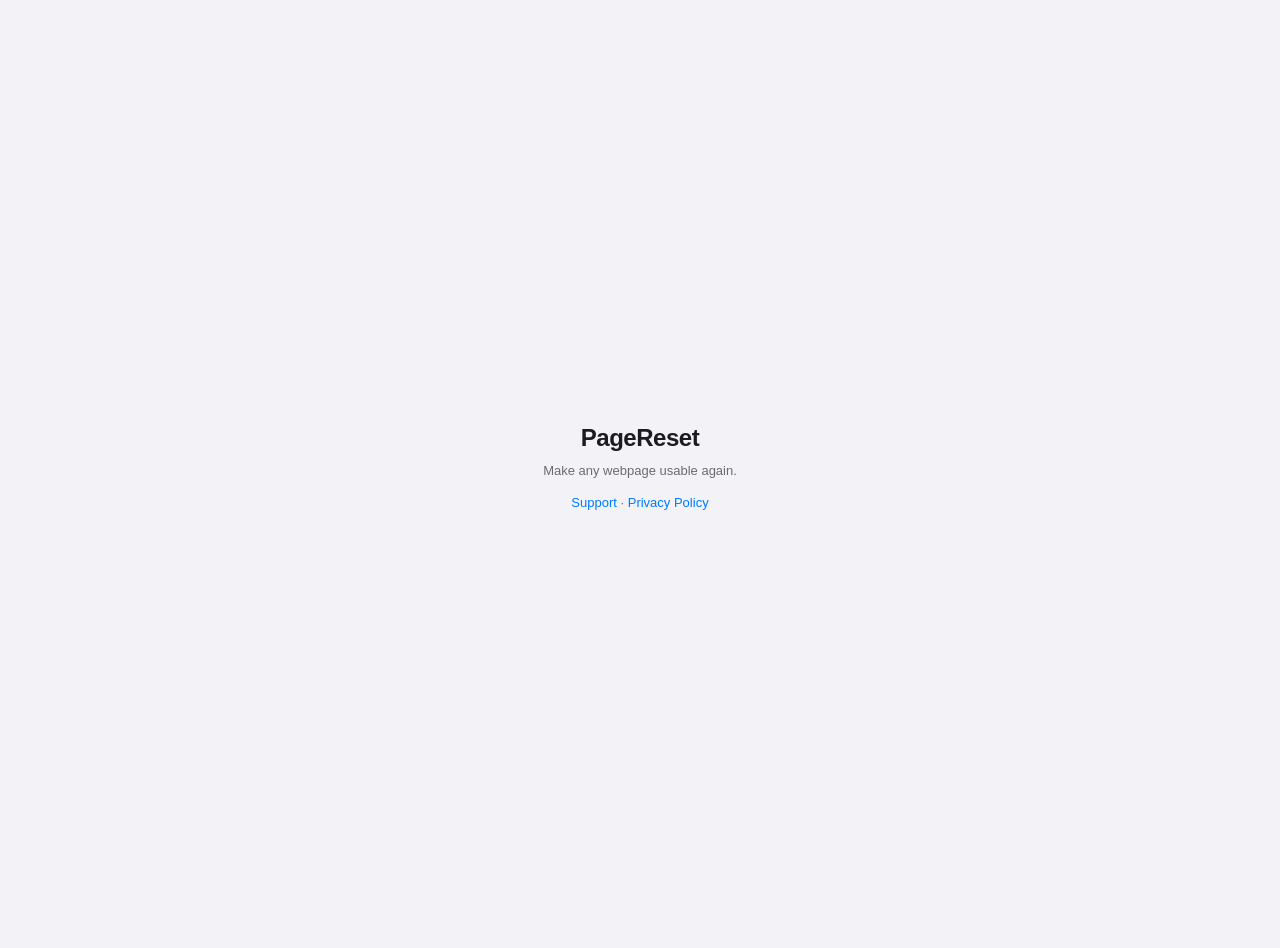
<file: docs/index.html>
<!DOCTYPE html>
<html lang="en">
<head>
  <meta charset="UTF-8" />
  <meta name="viewport" content="width=device-width, initial-scale=1" />
  <title>PageReset</title>
  <style>
    :root {
      color-scheme: light dark;
      --bg: #f2f2f7;
      --fg: #1c1c1e;
      --muted: #6c6c70;
      --accent: #007aff;
    }
    @media (prefers-color-scheme: dark) {
      :root {
        --bg: #1c1c1e;
        --fg: #f5f5f7;
        --muted: #98989d;
        --accent: #0a84ff;
      }
    }
    body {
      margin: 0;
      min-height: 100vh;
      display: grid;
      place-items: center;
      font: 15px/1.45 -apple-system, BlinkMacSystemFont, "SF Pro Text", sans-serif;
      background: var(--bg);
      color: var(--fg);
      text-align: center;
      padding: 24px;
    }
    h1 {
      margin: 0 0 6px;
      font-size: 24px;
      font-weight: 650;
      letter-spacing: -0.02em;
    }
    p { margin: 0 0 14px; color: var(--muted); font-size: 13px; }
    a {
      color: var(--accent);
      font-weight: 500;
      text-decoration: none;
    }
    a:hover { text-decoration: underline; }
  </style>
</head>
<body>
  <div>
    <h1>PageReset</h1>
    <p>Make any webpage usable again.</p>
    <p>
      <a href="support.html">Support</a>
      ·
      <a href="privacy.html">Privacy Policy</a>
    </p>
  </div>
</body>
</html>
</file>
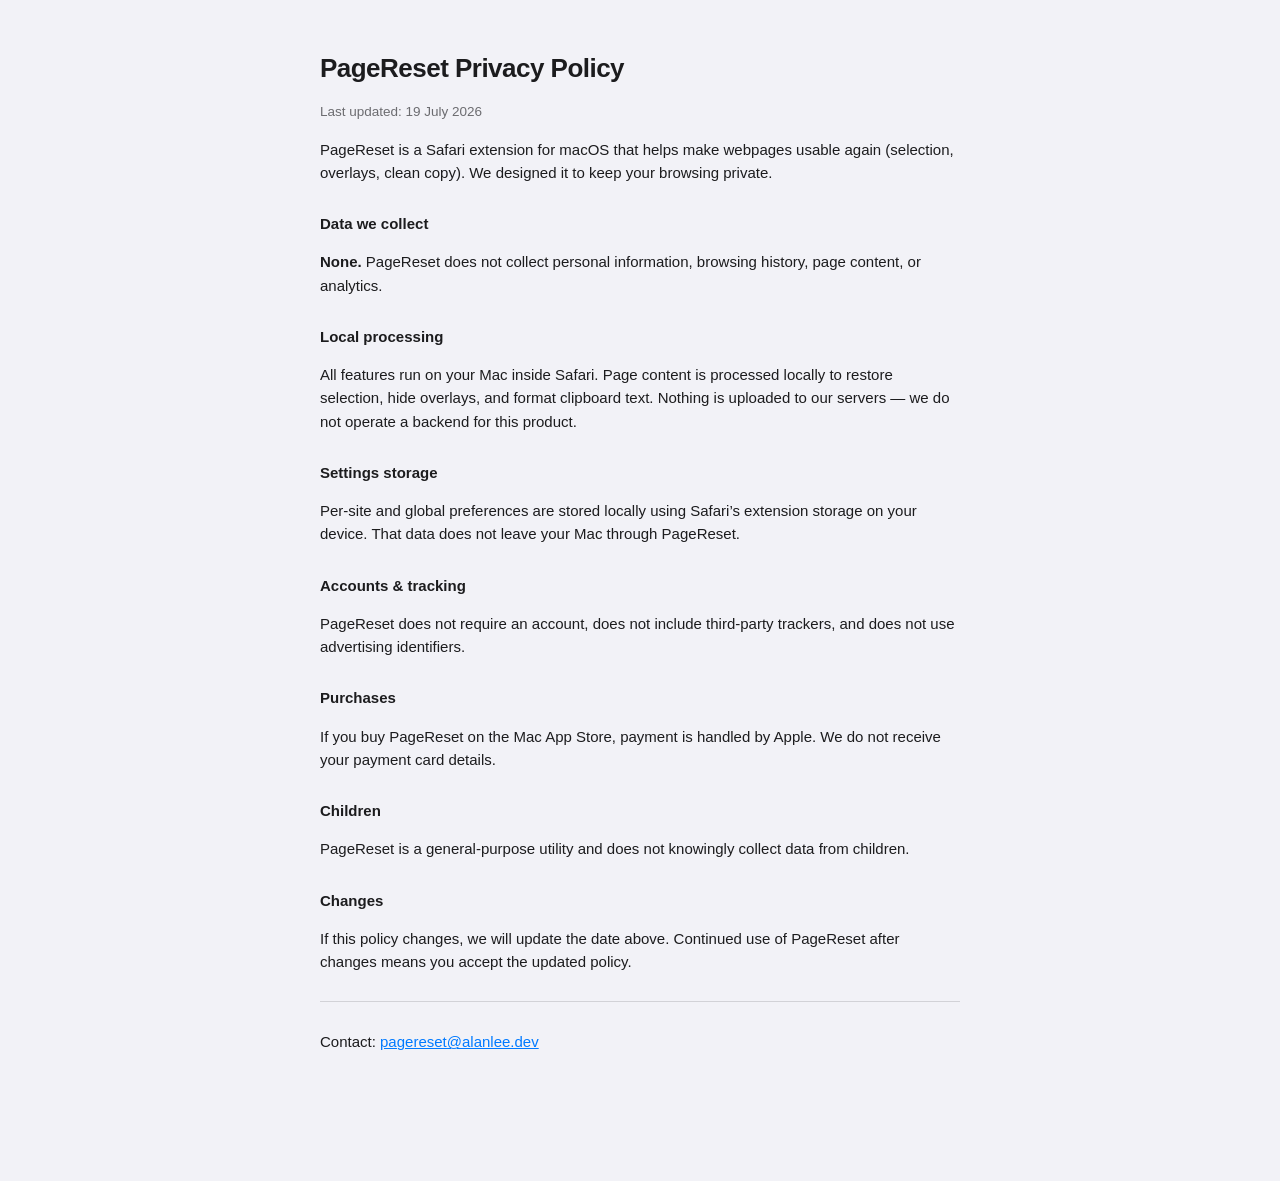
<file: docs/privacy.html>
<!DOCTYPE html>
<html lang="en">
<head>
  <meta charset="UTF-8" />
  <meta name="viewport" content="width=device-width, initial-scale=1" />
  <title>PageReset Privacy Policy</title>
  <style>
    :root {
      color-scheme: light dark;
      --bg: #f2f2f7;
      --fg: #1c1c1e;
      --muted: #6c6c70;
      --accent: #007aff;
      --border: rgba(60, 60, 67, 0.18);
      --surface: #ffffff;
    }
    @media (prefers-color-scheme: dark) {
      :root {
        --bg: #1c1c1e;
        --fg: #f5f5f7;
        --muted: #98989d;
        --accent: #0a84ff;
        --border: rgba(84, 84, 88, 0.65);
        --surface: #2c2c2e;
      }
    }
    body {
      font: 15px/1.55 -apple-system, BlinkMacSystemFont, "SF Pro Text", "Helvetica Neue", sans-serif;
      max-width: 640px;
      margin: 48px auto;
      padding: 0 20px 64px;
      background: var(--bg);
      color: var(--fg);
    }
    h1 {
      margin: 0 0 8px;
      font-size: 26px;
      font-weight: 650;
      letter-spacing: -0.02em;
    }
    h2 {
      margin: 28px 0 8px;
      font-size: 15px;
      font-weight: 600;
    }
    .muted { color: var(--muted); font-size: 0.9em; }
    a { color: var(--accent); }
    a:focus-visible { outline: 2px solid var(--accent); outline-offset: 2px; }
    hr {
      border: none;
      border-top: 1px solid var(--border);
      margin: 28px 0;
    }
  </style>
</head>
<body>
  <h1>PageReset Privacy Policy</h1>
  <p class="muted">Last updated: 19 July 2026</p>

  <p>PageReset is a Safari extension for macOS that helps make webpages usable again (selection, overlays, clean copy). We designed it to keep your browsing private.</p>

  <h2>Data we collect</h2>
  <p><strong>None.</strong> PageReset does not collect personal information, browsing history, page content, or analytics.</p>

  <h2>Local processing</h2>
  <p>All features run on your Mac inside Safari. Page content is processed locally to restore selection, hide overlays, and format clipboard text. Nothing is uploaded to our servers — we do not operate a backend for this product.</p>

  <h2>Settings storage</h2>
  <p>Per-site and global preferences are stored locally using Safari’s extension storage on your device. That data does not leave your Mac through PageReset.</p>

  <h2>Accounts &amp; tracking</h2>
  <p>PageReset does not require an account, does not include third-party trackers, and does not use advertising identifiers.</p>

  <h2>Purchases</h2>
  <p>If you buy PageReset on the Mac App Store, payment is handled by Apple. We do not receive your payment card details.</p>

  <h2>Children</h2>
  <p>PageReset is a general-purpose utility and does not knowingly collect data from children.</p>

  <h2>Changes</h2>
  <p>If this policy changes, we will update the date above. Continued use of PageReset after changes means you accept the updated policy.</p>

  <hr />
  <p>Contact: <a href="mailto:pagereset@alanlee.dev">pagereset@alanlee.dev</a></p>
</body>
</html>
</file>
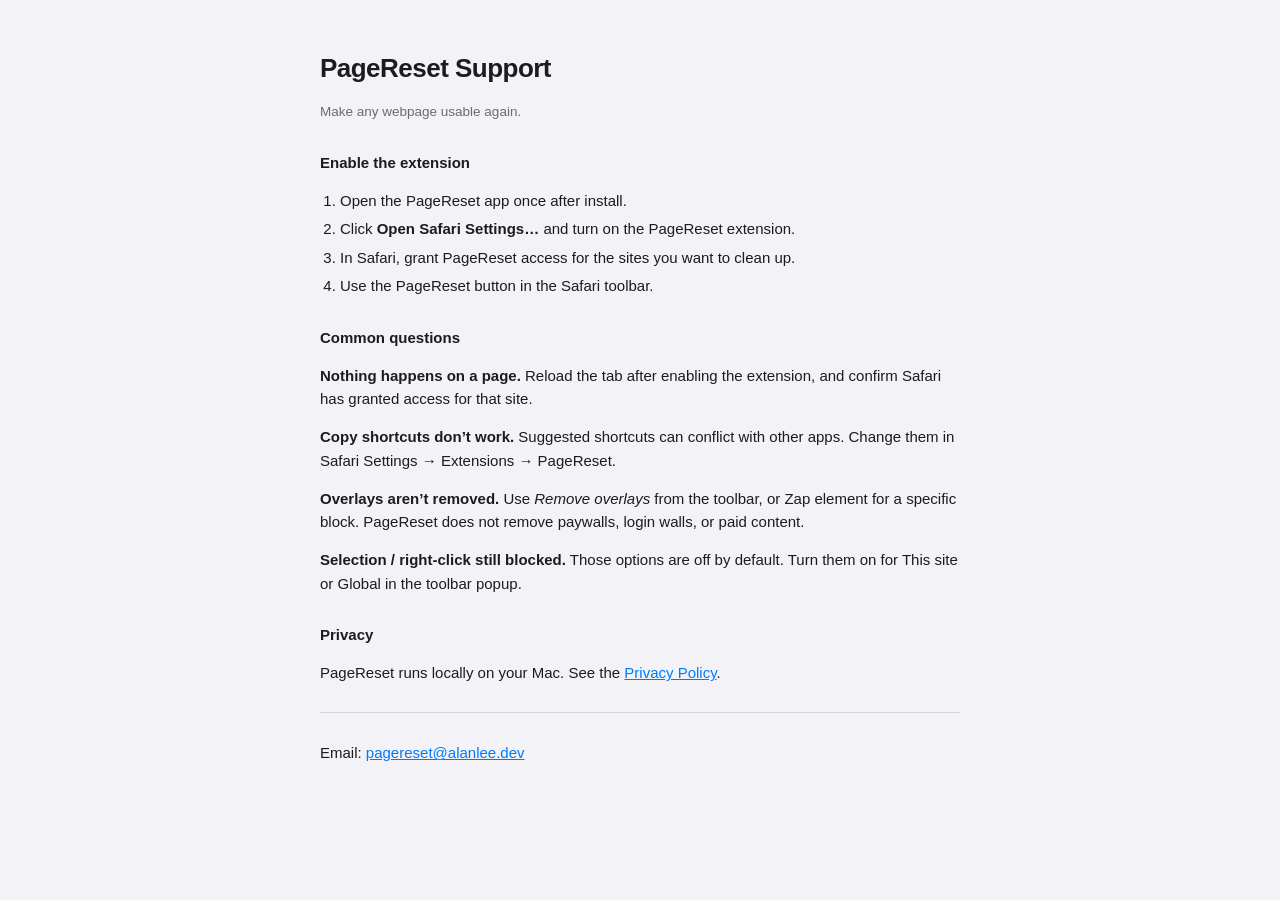
<file: docs/support.html>
<!DOCTYPE html>
<html lang="en">
<head>
  <meta charset="UTF-8" />
  <meta name="viewport" content="width=device-width, initial-scale=1" />
  <title>PageReset Support</title>
  <style>
    :root {
      color-scheme: light dark;
      --bg: #f2f2f7;
      --fg: #1c1c1e;
      --muted: #6c6c70;
      --accent: #007aff;
      --border: rgba(60, 60, 67, 0.18);
      --surface: #ffffff;
    }
    @media (prefers-color-scheme: dark) {
      :root {
        --bg: #1c1c1e;
        --fg: #f5f5f7;
        --muted: #98989d;
        --accent: #0a84ff;
        --border: rgba(84, 84, 88, 0.65);
        --surface: #2c2c2e;
      }
    }
    body {
      font: 15px/1.55 -apple-system, BlinkMacSystemFont, "SF Pro Text", "Helvetica Neue", sans-serif;
      max-width: 640px;
      margin: 48px auto;
      padding: 0 20px 64px;
      background: var(--bg);
      color: var(--fg);
    }
    h1 {
      margin: 0 0 8px;
      font-size: 26px;
      font-weight: 650;
      letter-spacing: -0.02em;
    }
    h2 {
      margin: 28px 0 8px;
      font-size: 15px;
      font-weight: 600;
    }
    .muted { color: var(--muted); font-size: 0.9em; }
    a { color: var(--accent); }
    a:focus-visible { outline: 2px solid var(--accent); outline-offset: 2px; }
    ol, ul { padding-left: 1.25rem; }
    li { margin: 0.35em 0; }
    hr {
      border: none;
      border-top: 1px solid var(--border);
      margin: 28px 0;
    }
  </style>
</head>
<body>
  <h1>PageReset Support</h1>
  <p class="muted">Make any webpage usable again.</p>

  <h2>Enable the extension</h2>
  <ol>
    <li>Open the PageReset app once after install.</li>
    <li>Click <strong>Open Safari Settings…</strong> and turn on the PageReset extension.</li>
    <li>In Safari, grant PageReset access for the sites you want to clean up.</li>
    <li>Use the PageReset button in the Safari toolbar.</li>
  </ol>

  <h2>Common questions</h2>
  <p><strong>Nothing happens on a page.</strong> Reload the tab after enabling the extension, and confirm Safari has granted access for that site.</p>
  <p><strong>Copy shortcuts don’t work.</strong> Suggested shortcuts can conflict with other apps. Change them in Safari Settings → Extensions → PageReset.</p>
  <p><strong>Overlays aren’t removed.</strong> Use <em>Remove overlays</em> from the toolbar, or Zap element for a specific block. PageReset does not remove paywalls, login walls, or paid content.</p>
  <p><strong>Selection / right-click still blocked.</strong> Those options are off by default. Turn them on for This site or Global in the toolbar popup.</p>

  <h2>Privacy</h2>
  <p>PageReset runs locally on your Mac. See the <a href="privacy.html">Privacy Policy</a>.</p>

  <hr />
  <p>Email: <a href="mailto:pagereset@alanlee.dev">pagereset@alanlee.dev</a></p>
</body>
</html>
</file>
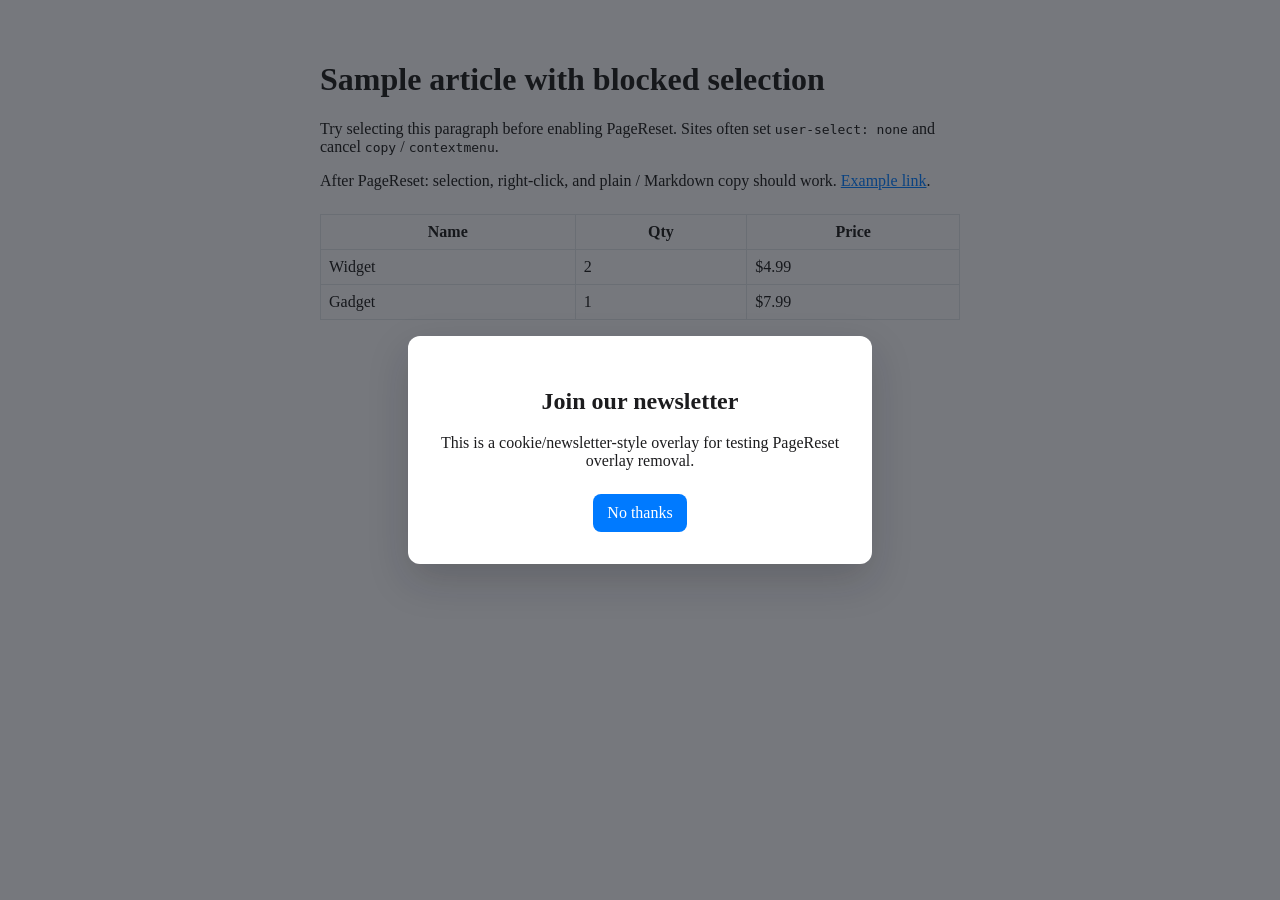
<file: docs/test-hostile-page.html>
<!DOCTYPE html>
<html lang="en">
<head>
  <meta charset="UTF-8" />
  <title>PageReset Hostile Page Test</title>
  <style>
    body {
      font-family: Georgia, "Times New Roman", serif;
      margin: 0;
      padding: 40px;
      background: #f2f2f7;
      color: #1c1c1e;
    }
    .article {
      max-width: 640px;
      margin: 0 auto;
      -webkit-user-select: none;
      user-select: none;
    }
    .banner {
      position: fixed;
      inset: 0;
      background: rgba(18, 20, 26, 0.55);
      display: flex;
      align-items: center;
      justify-content: center;
      z-index: 99999;
    }
    .modal {
      background: #fff;
      padding: 32px;
      border-radius: 12px;
      width: min(400px, 90vw);
      text-align: center;
      box-shadow: 0 16px 40px rgba(18, 20, 26, 0.2);
    }
    .modal button {
      margin-top: 8px;
      border: none;
      border-radius: 8px;
      padding: 10px 14px;
      background: #007aff;
      color: #fff;
      font: inherit;
    }
    table { border-collapse: collapse; width: 100%; margin-top: 24px; }
    td, th { border: 1px solid #d8dce3; padding: 8px; }
    a { color: #007aff; }
  </style>
</head>
<body oncontextmenu="return false;" onselectstart="return false;" oncopy="return false;">
  <div class="banner" id="overlay">
    <div class="modal">
      <h2>Join our newsletter</h2>
      <p>This is a cookie/newsletter-style overlay for testing PageReset overlay removal.</p>
      <button type="button">No thanks</button>
    </div>
  </div>

  <div class="article">
    <h1>Sample article with blocked selection</h1>
    <p>Try selecting this paragraph before enabling PageReset. Sites often set <code>user-select: none</code> and cancel <code>copy</code> / <code>contextmenu</code>.</p>
    <p>After PageReset: selection, right-click, and plain / Markdown copy should work. <a href="https://example.com">Example link</a>.</p>
    <table>
      <thead><tr><th>Name</th><th>Qty</th><th>Price</th></tr></thead>
      <tbody>
        <tr><td>Widget</td><td>2</td><td>$4.99</td></tr>
        <tr><td>Gadget</td><td>1</td><td>$7.99</td></tr>
      </tbody>
    </table>
  </div>

  <script>
    document.body.style.overflow = "hidden";
  </script>
</body>
</html>
</file>
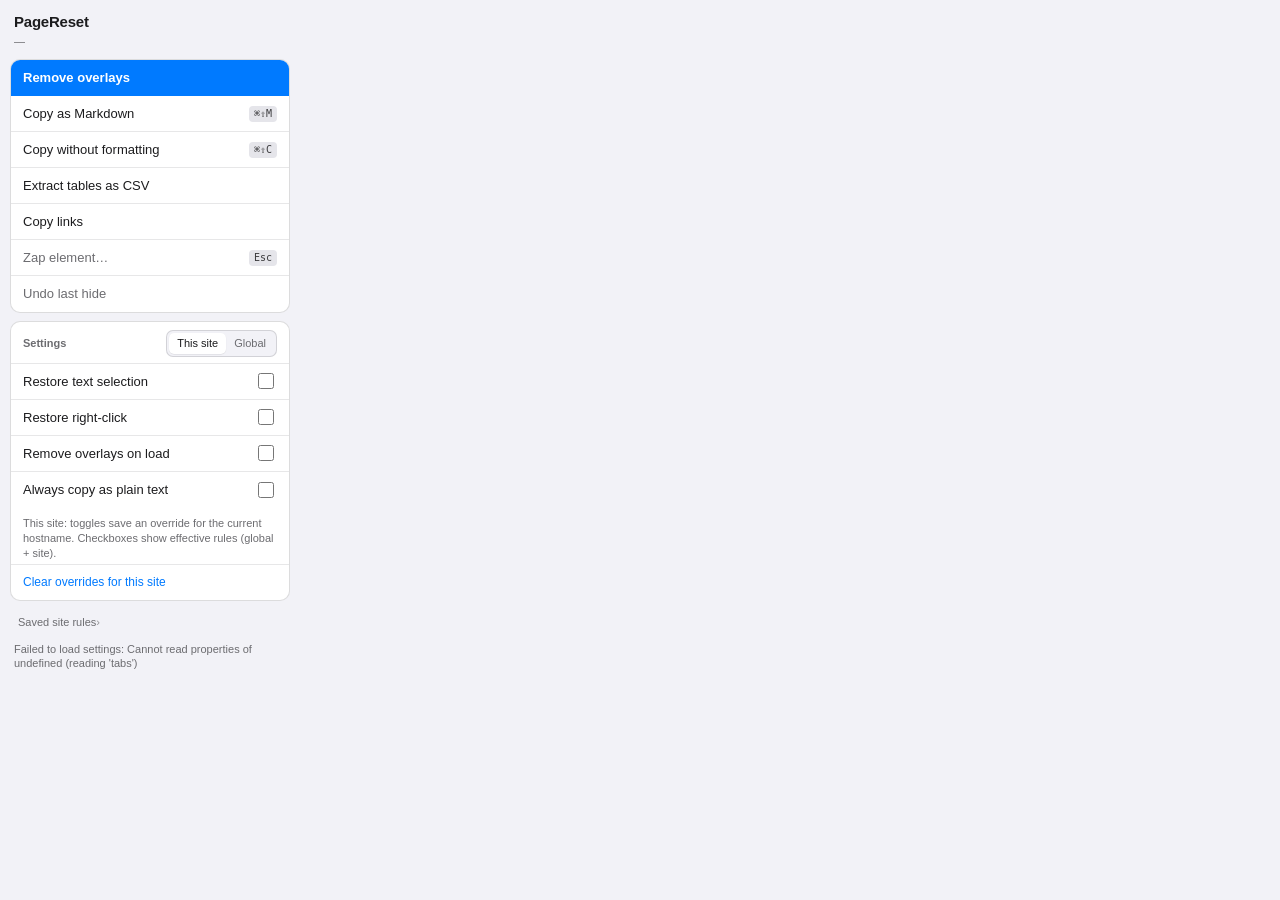
<file: PageReset/PageReset Extension/Resources/popup.html>
<!DOCTYPE html>
<html lang="en">
<head>
  <meta charset="UTF-8" />
  <meta name="viewport" content="width=device-width, initial-scale=1" />
  <title>PageReset</title>
  <link rel="stylesheet" href="popup.css" />
</head>
<body>
  <header class="header">
    <div class="title-row">
      <h1>PageReset</h1>
      <div class="host-row">
        <span id="host" class="host" title="">—</span>
        <span id="overrideBadge" class="badge" hidden>Site override</span>
      </div>
    </div>
  </header>

  <section class="panel" aria-label="Cleanup actions">
    <button type="button" class="row-btn primary" data-action="remove-overlays">
      <span>Remove overlays</span>
    </button>
    <button type="button" class="row-btn" data-action="copy-markdown">
      <span>Copy as Markdown</span>
      <kbd title="If set in Safari Settings">⌘⇧M</kbd>
    </button>
    <button type="button" class="row-btn" data-action="copy-plain">
      <span>Copy without formatting</span>
      <kbd title="If set in Safari Settings">⌘⇧C</kbd>
    </button>
    <button type="button" class="row-btn" data-action="extract-csv">
      <span>Extract tables as CSV</span>
    </button>
    <button type="button" class="row-btn" data-action="copy-links">
      <span>Copy links</span>
    </button>
    <button type="button" class="row-btn subtle" data-action="toggle-zap">
      <span>Zap element…</span>
      <kbd>Esc</kbd>
    </button>
    <button type="button" class="row-btn subtle" data-action="undo-hide">
      <span>Undo last hide</span>
    </button>
  </section>

  <section class="panel rules" aria-labelledby="rules-heading">
    <div class="panel-head">
      <h2 id="rules-heading">Settings</h2>
      <div class="segment" role="radiogroup" aria-label="Rule scope">
        <label class="seg">
          <input type="radio" name="scope" value="site" checked />
          <span>This site</span>
        </label>
        <label class="seg">
          <input type="radio" name="scope" value="global" />
          <span>Global</span>
        </label>
      </div>
    </div>

    <label class="toggle-row">
      <span>Restore text selection</span>
      <input type="checkbox" id="restoreSelection" data-rule="restoreSelection" />
    </label>
    <label class="toggle-row">
      <span>Restore right-click</span>
      <input type="checkbox" id="restoreRightClick" data-rule="restoreRightClick" />
    </label>
    <label class="toggle-row">
      <span>Remove overlays on load</span>
      <input type="checkbox" id="removeOverlaysOnLoad" data-rule="removeOverlaysOnLoad" />
    </label>
    <label class="toggle-row">
      <span>Always copy as plain text</span>
      <input type="checkbox" id="copyPlainOnCopy" data-rule="copyPlainOnCopy" />
    </label>

    <p class="hint" id="scopeHint">This site: toggles apply to the current hostname. Global: defaults for all sites.</p>
    <button type="button" id="clearSite" class="text-btn">Clear overrides for this site</button>
  </section>

  <details class="sites" id="sitesSection">
    <summary>Saved site rules</summary>
    <ul id="siteList"></ul>
  </details>

  <p id="status" class="status" role="status" aria-live="polite"></p>

  <script src="lib/rules.js"></script>
  <script src="popup.js"></script>
</body>
</html>
</file>
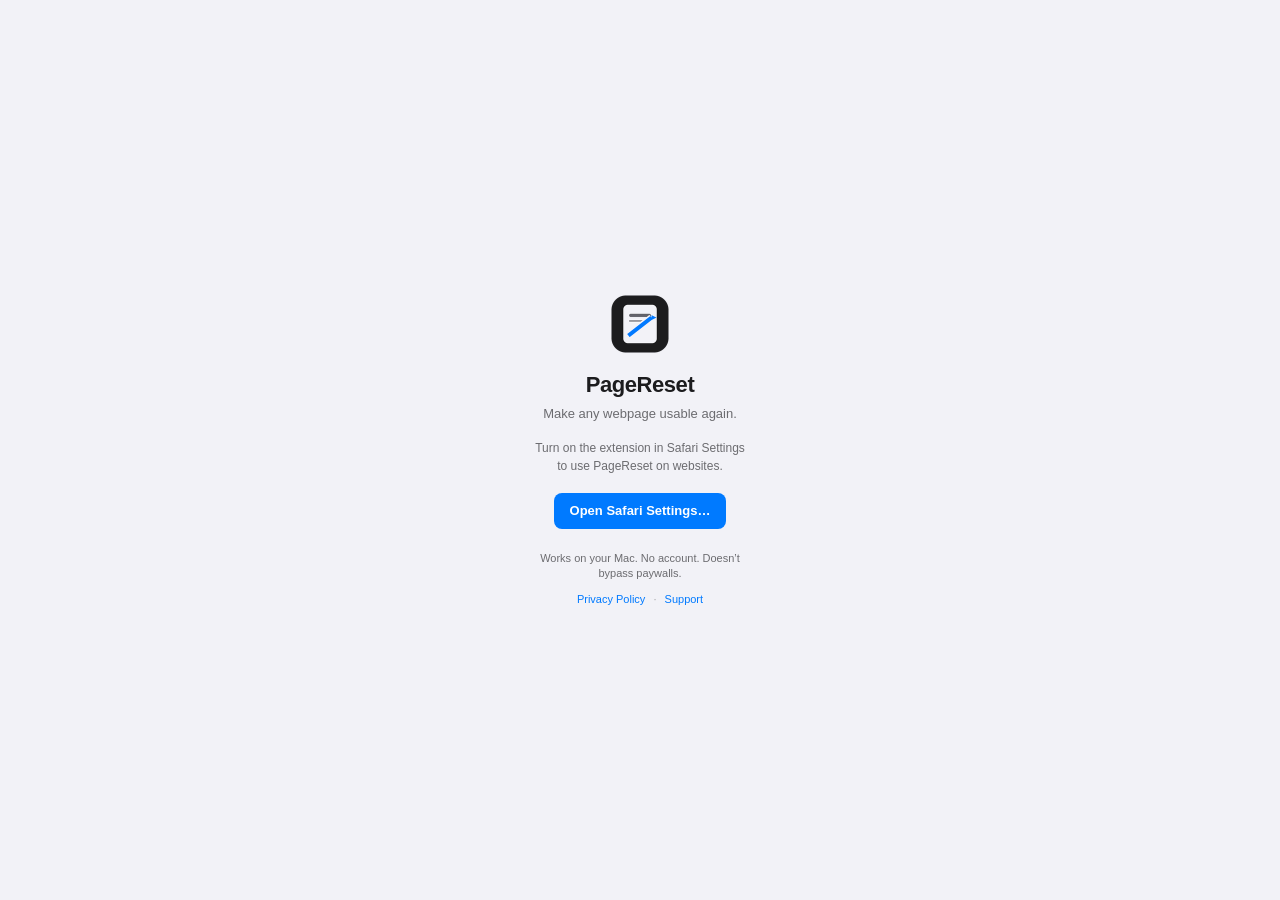
<file: PageReset/PageReset/Resources/Base.lproj/Main.html>
<!DOCTYPE html>
<html lang="en">
<head>
    <meta http-equiv="Content-Type" content="text/html; charset=utf-8">
    <meta http-equiv="Content-Security-Policy" content="default-src 'self'">
    <meta name="viewport" content="width=device-width, initial-scale=1, user-scalable=no">
    <link rel="stylesheet" href="../Style.css">
    <script src="../Script.js" defer></script>
</head>
<body>
    <main class="shell">
        <img class="mark" src="../Icon.png" width="64" height="64" alt="PageReset">
        <h1>PageReset</h1>
        <p class="tagline">Make any webpage usable again.</p>

        <p class="state state-unknown">Turn on the extension in Safari Settings to use PageReset on websites.</p>
        <p class="state state-on">Extension is on. Use the Safari toolbar button on any page.</p>
        <p class="state state-off">Extension is off. Enable PageReset in Safari Settings → Extensions.</p>

        <button type="button" class="open-preferences primary">Open Safari Settings…</button>

        <p class="trust">Works on your Mac. No account. Doesn’t bypass paywalls.</p>
        <p class="footer">
            <a href="https://alanlee9898.github.io/PageReset/privacy.html">Privacy Policy</a>
            <span class="dot" aria-hidden="true">·</span>
            <a href="https://alanlee9898.github.io/PageReset/support.html">Support</a>
        </p>
    </main>
</body>
</html>
</file>
<file: PageReset/PageReset Extension/Resources/popup.css>
:root {
  color-scheme: light dark;
  --bg: #f2f2f7;
  --surface: #ffffff;
  --fg: #1c1c1e;
  --muted: #6c6c70;
  --border: rgba(60, 60, 67, 0.18);
  --separator: rgba(60, 60, 67, 0.12);
  --accent: #007aff;
  --accent-fg: #ffffff;
  --row-hover: rgba(0, 0, 0, 0.04);
  --focus: rgba(0, 122, 255, 0.45);
  --kbd: #e5e5ea;
  --kbd-fg: #3a3a3c;
}

@media (prefers-color-scheme: dark) {
  :root {
    --bg: #1c1c1e;
    --surface: #2c2c2e;
    --fg: #f5f5f7;
    --muted: #98989d;
    --border: rgba(84, 84, 88, 0.65);
    --separator: rgba(84, 84, 88, 0.45);
    --accent: #0a84ff;
    --accent-fg: #ffffff;
    --row-hover: rgba(255, 255, 255, 0.06);
    --focus: rgba(10, 132, 255, 0.55);
    --kbd: #3a3a3c;
    --kbd-fg: #d1d1d6;
  }
}

* { box-sizing: border-box; }

body {
  margin: 0;
  width: 300px;
  padding: 10px;
  background: var(--bg);
  color: var(--fg);
  font: 13px/1.35 -apple-system, BlinkMacSystemFont, "SF Pro Text", "Helvetica Neue", sans-serif;
}

.header {
  padding: 2px 4px 10px;
}

.title-row {
  display: flex;
  flex-direction: column;
  gap: 2px;
}

h1 {
  margin: 0;
  font-size: 15px;
  font-weight: 650;
  letter-spacing: -0.015em;
}

.host-row {
  display: flex;
  align-items: center;
  gap: 6px;
  flex-wrap: wrap;
}

.host {
  font-size: 11px;
  color: var(--muted);
  font-variant-numeric: tabular-nums;
  word-break: break-all;
}

.badge {
  font-size: 10px;
  font-weight: 600;
  color: var(--accent);
  background: color-mix(in srgb, var(--accent) 12%, transparent);
  padding: 1px 6px;
  border-radius: 4px;
  white-space: nowrap;
}

.hint {
  margin: 0;
  padding: 8px 12px 4px;
  font-size: 11px;
  line-height: 1.35;
  color: var(--muted);
}

.panel {
  background: var(--surface);
  border-radius: 10px;
  overflow: hidden;
  border: 1px solid var(--border);
  margin-bottom: 8px;
}

.row-btn {
  appearance: none;
  width: 100%;
  display: flex;
  align-items: center;
  justify-content: space-between;
  gap: 10px;
  min-height: 36px;
  padding: 8px 12px;
  border: none;
  border-bottom: 1px solid var(--separator);
  background: transparent;
  color: var(--fg);
  font: inherit;
  text-align: left;
  cursor: pointer;
}

.row-btn:disabled {
  opacity: 0.55;
  pointer-events: none;
}

.row-btn:last-child {
  border-bottom: none;
}

.row-btn:hover {
  background: var(--row-hover);
}

.row-btn:active {
  background: var(--row-hover);
}

.row-btn:focus-visible {
  outline: 2px solid var(--focus);
  outline-offset: -2px;
  z-index: 1;
  position: relative;
}

.row-btn.primary {
  background: var(--accent);
  color: var(--accent-fg);
  font-weight: 590;
  border-bottom-color: transparent;
}

.row-btn.primary:hover {
  filter: brightness(1.05);
}

.row-btn.subtle {
  color: var(--muted);
}

.row-btn kbd {
  font: 10px/1 -apple-system, BlinkMacSystemFont, "SF Mono", ui-monospace, monospace;
  color: var(--kbd-fg);
  background: var(--kbd);
  border-radius: 4px;
  padding: 3px 5px;
  flex-shrink: 0;
}

.row-btn.primary kbd {
  display: none;
}

.panel-head {
  display: flex;
  align-items: center;
  justify-content: space-between;
  gap: 8px;
  padding: 8px 12px 6px;
  border-bottom: 1px solid var(--separator);
}

h2 {
  margin: 0;
  font-size: 11px;
  font-weight: 590;
  color: var(--muted);
}

.segment {
  display: inline-flex;
  padding: 2px;
  border-radius: 7px;
  background: var(--bg);
  border: 1px solid var(--border);
}

.seg {
  position: relative;
  cursor: pointer;
}

.seg input {
  position: absolute;
  opacity: 0;
  pointer-events: none;
}

.seg span {
  display: block;
  padding: 3px 8px;
  border-radius: 5px;
  font-size: 11px;
  font-weight: 500;
  color: var(--muted);
}

.seg input:checked + span {
  background: var(--surface);
  color: var(--fg);
  box-shadow: 0 0.5px 1px rgba(0, 0, 0, 0.12);
}

.seg input:focus-visible + span {
  outline: 2px solid var(--focus);
}

.toggle-row {
  display: flex;
  align-items: center;
  justify-content: space-between;
  gap: 12px;
  min-height: 36px;
  padding: 0 12px;
  border-bottom: 1px solid var(--separator);
  font-size: 13px;
  cursor: pointer;
}

.toggle-row:last-of-type {
  border-bottom: none;
}

.toggle-row input {
  width: 16px;
  height: 16px;
  accent-color: var(--accent);
  flex-shrink: 0;
}

.text-btn {
  appearance: none;
  width: 100%;
  border: none;
  border-top: 1px solid var(--separator);
  background: transparent;
  color: var(--accent);
  font: inherit;
  font-size: 12px;
  font-weight: 500;
  text-align: left;
  padding: 9px 12px;
  cursor: pointer;
}

.text-btn:disabled {
  opacity: 0.45;
  pointer-events: none;
}

.text-btn:hover {
  background: var(--row-hover);
}

.text-btn:focus-visible {
  outline: 2px solid var(--focus);
  outline-offset: -2px;
}

.sites {
  margin: 0 2px 4px;
  border-radius: 8px;
  padding: 0 2px;
}

.sites summary {
  cursor: pointer;
  list-style: none;
  font-size: 11px;
  font-weight: 500;
  color: var(--muted);
  padding: 6px 4px;
}

.sites summary::-webkit-details-marker { display: none; }

.sites summary::after {
  content: " ›";
  display: inline-block;
  transform: rotate(90deg);
  opacity: 0.7;
}

.sites:not([open]) summary::after {
  transform: rotate(0deg);
}

#siteList {
  list-style: none;
  margin: 0;
  padding: 0;
  max-height: 84px;
  overflow: auto;
  background: var(--surface);
  border: 1px solid var(--border);
  border-radius: 8px;
}

#siteList li {
  display: flex;
  justify-content: space-between;
  align-items: center;
  gap: 8px;
  min-height: 32px;
  padding: 4px 10px;
  font-size: 11px;
  border-bottom: 1px solid var(--separator);
}

#siteList li:last-child { border-bottom: none; }

#siteList .empty {
  color: var(--muted);
  justify-content: flex-start;
}

#siteList button {
  appearance: none;
  border: none;
  background: transparent;
  color: var(--accent);
  font: inherit;
  font-size: 11px;
  font-weight: 500;
  cursor: pointer;
  min-height: 28px;
  padding: 0 4px;
}

#siteList button:focus-visible {
  outline: 2px solid var(--focus);
  border-radius: 4px;
}

.status {
  min-height: 1.15em;
  margin: 6px 4px 0;
  font-size: 11px;
  color: var(--muted);
}

@media (prefers-reduced-motion: reduce) {
  .row-btn.primary:hover {
    filter: none;
  }
}
</file>
<file: PageReset/PageReset/Resources/Style.css>
* {
    -webkit-user-select: none;
    -webkit-user-drag: none;
    cursor: default;
}

:root {
    color-scheme: light dark;
    --bg: #f2f2f7;
    --surface: #ffffff;
    --fg: #1c1c1e;
    --muted: #6c6c70;
    --border: rgba(60, 60, 67, 0.18);
    --accent: #007aff;
    --accent-fg: #ffffff;
    --btn: #007aff;
    --btn-fg: #ffffff;
    --focus: rgba(0, 122, 255, 0.45);
}

@media (prefers-color-scheme: dark) {
    :root {
        --bg: #1c1c1e;
        --surface: #2c2c2e;
        --fg: #f5f5f7;
        --muted: #98989d;
        --border: rgba(84, 84, 88, 0.65);
        --accent: #0a84ff;
        --accent-fg: #ffffff;
        --btn: #0a84ff;
        --btn-fg: #ffffff;
        --focus: rgba(10, 132, 255, 0.55);
    }
}

html, body {
    height: 100%;
}

body {
    margin: 0;
    display: grid;
    place-items: center;
    background: var(--bg);
    color: var(--fg);
    font: 13px/1.45 -apple-system, BlinkMacSystemFont, "SF Pro Text", "Helvetica Neue", sans-serif;
    text-align: center;
}

.shell {
    width: min(360px, calc(100% - 40px));
    display: flex;
    flex-direction: column;
    align-items: center;
    gap: 8px;
    padding: 36px 0;
}

.mark {
    width: 64px;
    height: 64px;
    border-radius: 14px;
    margin-bottom: 8px;
}

h1 {
    margin: 0;
    font-size: 22px;
    font-weight: 650;
    letter-spacing: -0.02em;
    line-height: 1.15;
}

.tagline {
    margin: 0 0 4px;
    color: var(--muted);
    font-size: 13px;
}

body:not(.state-on, .state-off) :is(.state-on, .state-off) {
    display: none;
}

body.state-on :is(.state-off, .state-unknown) {
    display: none;
}

body.state-off :is(.state-on, .state-unknown) {
    display: none;
}

.state {
    margin: 4px 0 10px;
    max-width: 32ch;
    color: var(--muted);
    font-size: 12px;
    line-height: 1.45;
}

button.primary {
    appearance: none;
    border: none;
    min-height: 36px;
    padding: 8px 16px;
    border-radius: 8px;
    background: var(--btn);
    color: var(--btn-fg);
    font: inherit;
    font-size: 13px;
    font-weight: 590;
    cursor: pointer;
}

button.primary:hover {
    filter: brightness(1.06);
}

button.primary:active {
    transform: scale(0.98);
}

button.primary:focus-visible {
    outline: 3px solid var(--focus);
    outline-offset: 2px;
}

.trust {
    margin: 14px 0 0;
    max-width: 34ch;
    font-size: 11px;
    line-height: 1.4;
    color: var(--muted);
}

.footer {
    margin: 2px 0 0;
    font-size: 11px;
    color: var(--muted);
}

.footer a {
    color: var(--accent);
    text-decoration: none;
    cursor: pointer;
    -webkit-user-select: text;
}

.footer a:hover {
    text-decoration: underline;
}

.footer a:focus-visible {
    outline: 2px solid var(--focus);
    outline-offset: 2px;
    border-radius: 3px;
}

.dot {
    margin: 0 5px;
    opacity: 0.55;
}

@media (prefers-reduced-motion: reduce) {
    button.primary:active {
        transform: none;
    }
}
</file>
